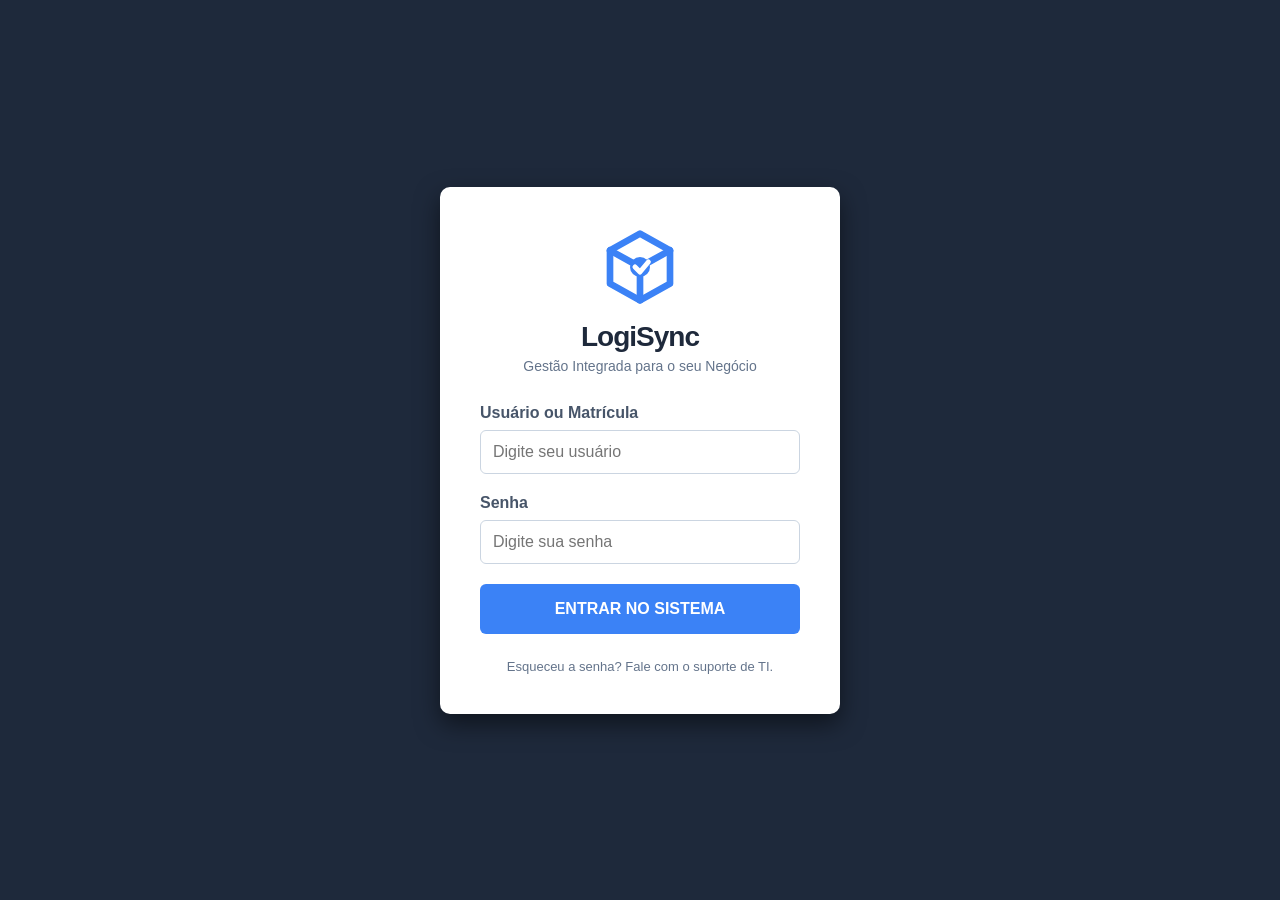
<file: index.html>
<!DOCTYPE html>
<html lang="pt-BR">
<head>
    <meta charset="UTF-8">
    <meta name="viewport" content="width=device-width, initial-scale=1.0">
    <title>Login | LogiSync</title>
    <link rel="stylesheet" href="./estilo/style.css">
</head>
<body class="tela-login">
    
    <div class="login-container">
        <div class="login-cabecalho">
            <svg width="80" height="80" viewBox="0 0 24 24" fill="none" xmlns="http://www.w3.org/2000/svg" style="margin-bottom: 10px;">
                <path d="M12 2L3 7V17L12 22L21 17V7L12 2Z" stroke="#3b82f6" stroke-width="2" stroke-linecap="round" stroke-linejoin="round"/>
                <path d="M12 22V12" stroke="#3b82f6" stroke-width="2" stroke-linecap="round" stroke-linejoin="round"/>
                <path d="M21 7L12 12L3 7" stroke="#3b82f6" stroke-width="2" stroke-linecap="round" stroke-linejoin="round"/>
                <circle cx="12" cy="12" r="3" fill="#3b82f6"/> 
                <path d="M10.5 12L12 13.5L14.5 10.5" stroke="white" stroke-width="1.5" stroke-linecap="round" stroke-linejoin="round"/>
            </svg>
            <h2 style="color: #1e293b; font-size: 28px; letter-spacing: -1px;">LogiSync</h2>
            <p>Gestão Integrada para o seu Negócio</p>
        </div>

        <form id="form-login">
            <div class="grupo-input">
                <label for="usuario">Usuário ou Matrícula</label>
                <input type="text" id="usuario" placeholder="Digite seu usuário" required>
            </div>

            <div class="grupo-input">
                <label for="senha">Senha</label>
                <input type="password" id="senha" placeholder="Digite sua senha" required>
            </div>

            <p id="mensagem-erro" style="color: #ef4444; font-size: 14px; margin-bottom: 15px; display: none; text-align: center; font-weight: bold;">
                Usuário ou senha incorretos!
            </p>

            <button type="submit" class="btn btn-importar" style="width: 100%; height: 50px;">ENTRAR NO SISTEMA</button>
        </form>

        <div class="login-rodape">
            <p>Esqueceu a senha? Fale com o suporte de TI.</p>
        </div>
    </div>

    <script>
        document.getElementById('form-login').addEventListener('submit', function(evento) {
            evento.preventDefault(); 
            const usuarioDigitado = document.getElementById('usuario').value;
            const senhaDigitada = document.getElementById('senha').value;
            const mensagemErro = document.getElementById('mensagem-erro');

            if (usuarioDigitado === 'admin' && senhaDigitada === '123') {
                mensagemErro.style.display = 'none';
                window.location.href = 'painel.html';
            } else {
                mensagemErro.style.display = 'block';
            }
        });
    </script>
</body>
</html>
</file>
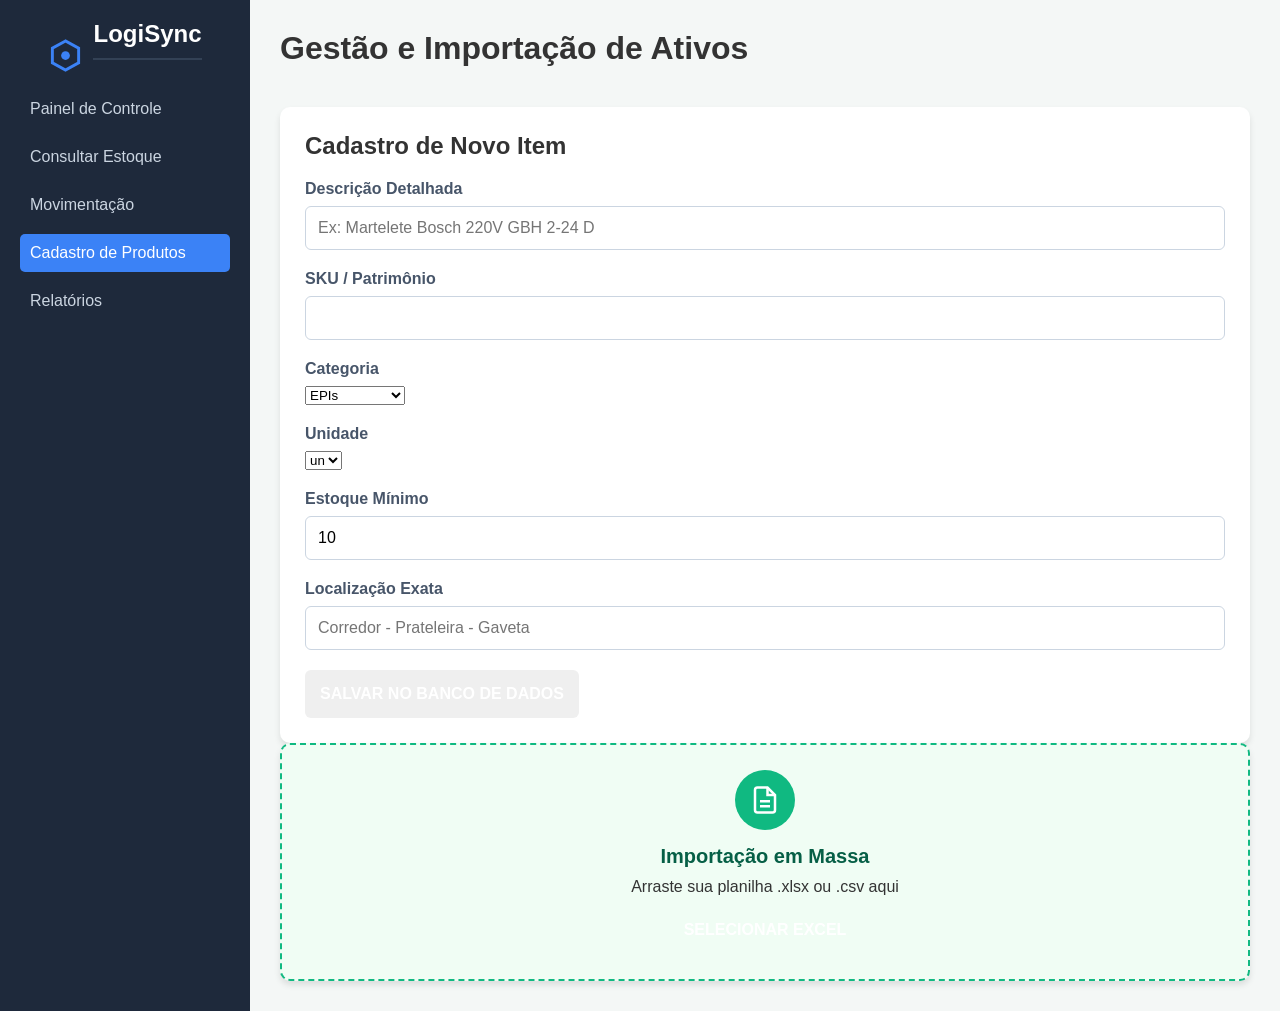
<file: cadastro.html>
<!DOCTYPE html>
<html lang="pt-BR">
<head>
    <meta charset="UTF-8">
    <meta name="viewport" content="width=device-width, initial-scale=1.0">
    <title>Cadastro | LogiSync</title>
    <link rel="stylesheet" href="./estilo/style.css">
</head>
<body>
    <div class="container">
        <aside class="sidebar">
            <div style="display: flex; align-items: center; gap: 10px; justify-content: center;">
                <svg width="35" height="35" viewBox="0 0 24 24" fill="none" xmlns="http://www.w3.org/2000/svg">
                    <path d="M12 2L3 7V17L12 22L21 17V7L12 2Z" stroke="#3b82f6" stroke-width="2"/>
                    <circle cx="12" cy="12" r="3" fill="#3b82f6"/> </svg>
                <h2>LogiSync</h2>
            </div>
            <nav>
                <ul>
                    <li><a href="painel.html">Painel de Controle</a></li>
                    <li><a href="consulta.html">Consultar Estoque</a></li>
                    <li><a href="retirada.html">Movimentação</a></li>
                    <li><a href="cadastro.html" class="ativo">Cadastro de Produtos</a></li>
                    <li><a href="relatorios.html">Relatórios</a></li>
                </ul>
            </nav>
        </aside>

        <main class="conteudo-principal">
            <header><h1>Gestão e Importação de Ativos</h1></header>

            <div class="grid-manual-excel">
                <section class="cartao">
                    <h2 style="margin-bottom: 20px;">Cadastro de Novo Item</h2>
                    <form class="form-grid-3col">
                        <div class="grupo-input span-full">
                            <label>Descrição Detalhada</label>
                            <input type="text" placeholder="Ex: Martelete Bosch 220V GBH 2-24 D" required>
                        </div>
                        <div class="grupo-input"><label>SKU / Patrimônio</label><input type="text" required></div>
                        <div class="grupo-input">
                            <label>Categoria</label>
                            <select><option>EPIs</option><option>Ferramentas</option><option>Consumíveis</option></select>
                        </div>
                        <div class="grupo-input">
                            <label>Unidade</label>
                            <select><option>un</option><option>pr</option><option>cx</option><option>m</option></select>
                        </div>
                        <div class="grupo-input"><label>Estoque Mínimo</label><input type="number" value="10"></div>
                        <div class="grupo-input span-full"><label>Localização Exata</label><input type="text" placeholder="Corredor - Prateleira - Gaveta"></div>
                        <button type="submit" class="btn btn-blue span-full">SALVAR NO BANCO DE DADOS</button>
                    </form>
                </section>

                <section class="cartao" style="border: 2px dashed #10b981; background: #f0fdf4; text-align: center;">
                    <div style="background: #10b981; color: white; width: 60px; height: 60px; border-radius: 50%; display: flex; align-items: center; justify-content: center; margin: 0 auto 15px;">
                        <svg width="30" height="30" viewBox="0 0 24 24" fill="none" stroke="currentColor" stroke-width="2"><path d="M14 2H6a2 2 0 0 0-2 2v16a2 2 0 0 0 2 2h12a2 2 0 0 0 2-2V8z"/><polyline points="14 2 14 8 20 8"/><line x1="16" y1="13" x2="8" y2="13"/><line x1="16" y1="17" x2="8" y2="17"/></svg>
                    </div>
                    <h2 style="color: #065f46; font-size: 20px;">Importação em Massa</h2>
                    <p style="margin: 10px 0;">Arraste sua planilha .xlsx ou .csv aqui</p>
                    <input type="file" id="excel" style="display: none;">
                    <label for="excel" class="btn btn-green" style="display: inline-block; cursor: pointer;">SELECIONAR EXCEL</label>
                </section>
            </div>
        </main>
    </div>
</body>
</html>
</file>
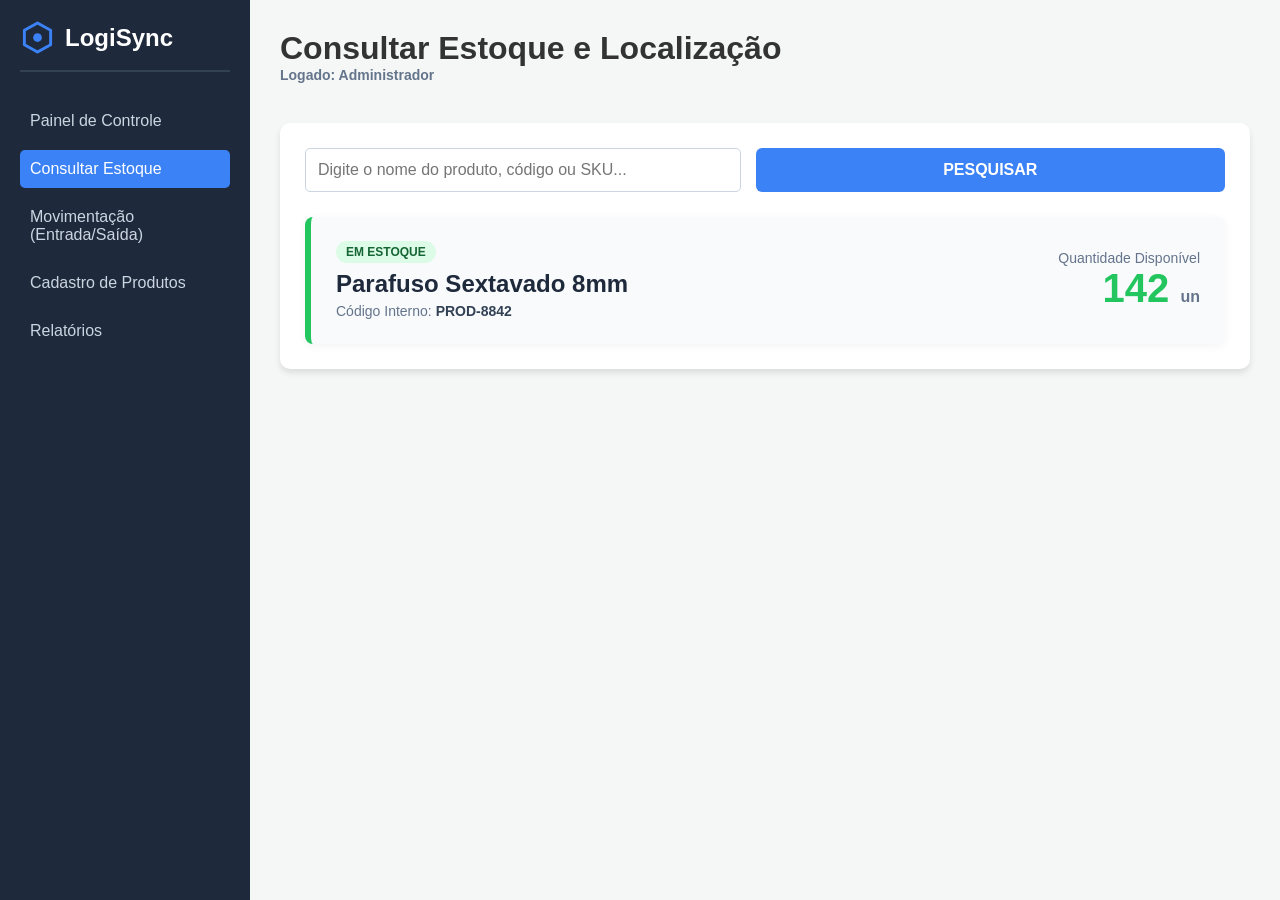
<file: consulta.html>
<!DOCTYPE html>
<html lang="pt-BR">
<head>
    <meta charset="UTF-8">
    <meta name="viewport" content="width=device-width, initial-scale=1.0">
    <title>Consultar Estoque | LogiSync</title>
    <link rel="stylesheet" href="./estilo/style.css">
</head>
<body>
    <div class="container">
        <aside class="sidebar">
            <div style="display: flex; align-items: center; gap: 10px; margin-bottom: 30px; border-bottom: 2px solid #334155; padding-bottom: 15px;">
                <svg width="35" height="35" viewBox="0 0 24 24" fill="none" xmlns="http://www.w3.org/2000/svg">
                    <path d="M12 2L3 7V17L12 22L21 17V7L12 2Z" stroke="#3b82f6" stroke-width="2" stroke-linecap="round" stroke-linejoin="round"/>
                    <circle cx="12" cy="12" r="3" fill="#3b82f6"/>
                </svg>
                <h2 style="margin-bottom: 0; border-bottom: none; padding-bottom: 0;">LogiSync</h2>
            </div>
            <nav>
                <ul>
                    <li><a href="painel.html">Painel de Controle</a></li>
                    <li><a href="consulta.html" class="ativo">Consultar Estoque</a></li>
                    <li><a href="retirada.html">Movimentação (Entrada/Saída)</a></li>
                    <li><a href="cadastro.html">Cadastro de Produtos</a></li>
                    <li><a href="relatorios.html">Relatórios</a></li>
                </ul>
            </nav>
        </aside>

        <main class="conteudo-principal">
            <header>
                <div>
                    <h1>Consultar Estoque e Localização</h1>
                    <p style="color: #64748b; font-weight: bold; font-size: 14px;">Logado: Administrador</p>
                </div>
            </header>

            <section class="cartao">
                <div style="display: flex; gap: 15px; margin-bottom: 25px;">
                    <input type="text" placeholder="Digite o nome do produto, código ou SKU..." style="flex: 1; padding: 12px; border: 1px solid #cbd5e1; border-radius: 5px; font-size: 16px;">
                    <button class="btn btn-importar" style="padding: 0 30px;">PESQUISAR</button>
                </div>

                <div style="border-left: 6px solid #22c55e; padding: 25px; background-color: #f8fafc; border-radius: 8px; box-shadow: 0 2px 10px rgba(0,0,0,0.05);">
                    <div style="display: flex; justify-content: space-between; align-items: center;">
                        <div>
                            <span style="background: #dcfce7; color: #166534; padding: 4px 10px; border-radius: 20px; font-size: 12px; font-weight: bold; text-transform: uppercase;">Em Estoque</span>
                            <h2 style="color: #1e293b; margin-top: 10px; font-size: 24px;">Parafuso Sextavado 8mm</h2>
                            <p style="color: #64748b; font-size: 14px; margin-top: 5px;">Código Interno: <span style="font-weight: bold; color: #334155;">PROD-8842</span></p>
                        </div>
                        <div style="text-align: right;">
                            <p style="color: #64748b; font-size: 14px;">Quantidade Disponível</p>
                            <h2 style="color: #22c55e; font-size: 40px; margin: 0;">142 <span style="font-size: 16px; color: #64748b;">un</span></h2>
                        </div>
                    </div>
                    
                    <div style="margin-top: 25px; padding-top: 20px; border-top: 2px dashed #e2e8f0; display: grid;
</file>
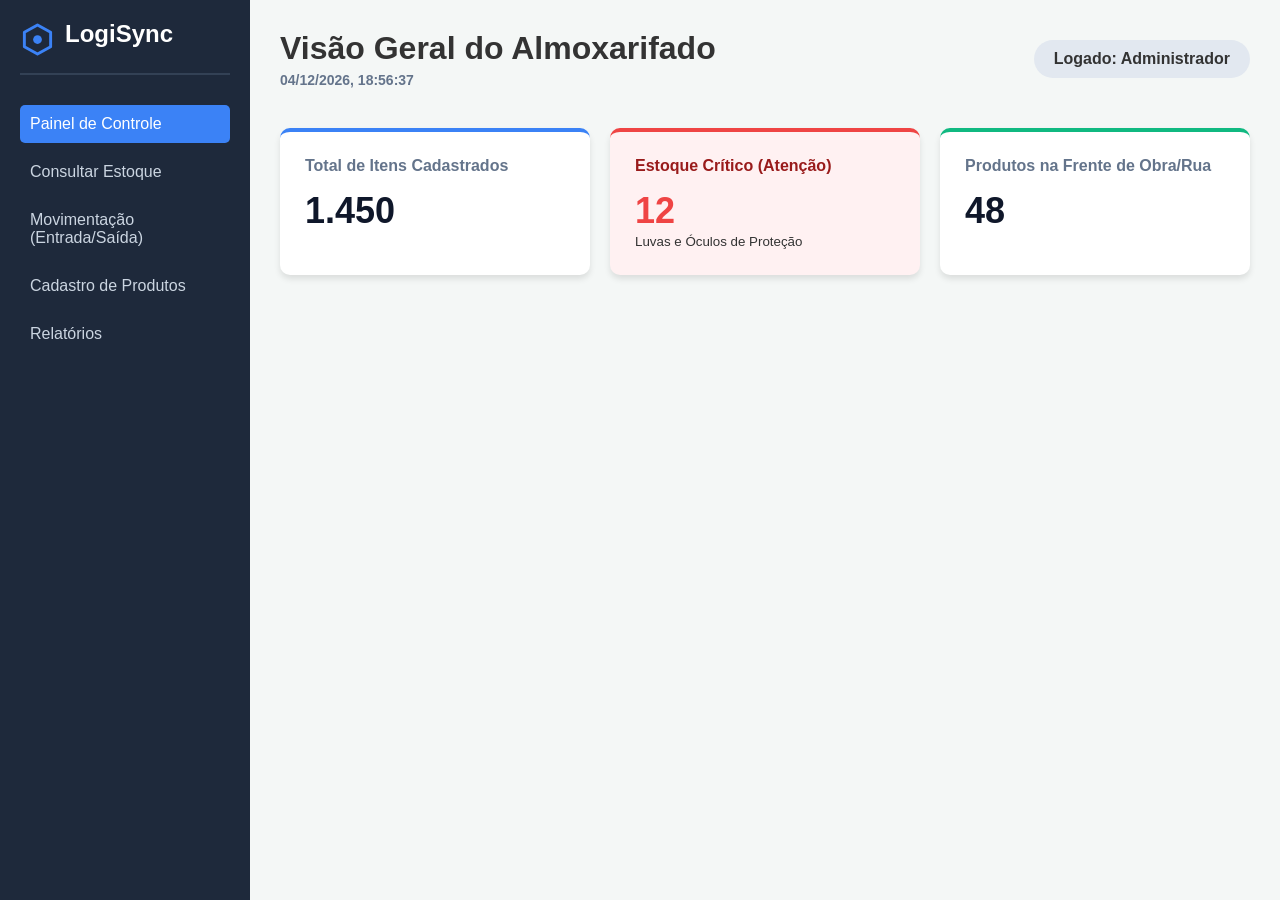
<file: painel.html>
<!DOCTYPE html>
<html lang="pt-BR">
<head>
    <meta charset="UTF-8">
    <meta name="viewport" content="width=device-width, initial-scale=1.0">
    <title>Painel | LogiSync</title>
    <link rel="stylesheet" href="./estilo/style.css">
</head>
<body>
    <div class="container">
        
        <aside class="sidebar">
            <div style="display: flex; align-items: center; gap: 10px; margin-bottom: 30px; border-bottom: 2px solid #334155; padding-bottom: 15px;">
                <svg width="35" height="35" viewBox="0 0 24 24" fill="none" xmlns="http://www.w3.org/2000/svg">
                    <path d="M12 2L3 7V17L12 22L21 17V7L12 2Z" stroke="#3b82f6" stroke-width="2" stroke-linecap="round" stroke-linejoin="round"/>
                    <circle cx="12" cy="12" r="3" fill="#3b82f6"/> 
                </svg>
                <h2 style="margin-bottom: 0; border-bottom: none;">LogiSync</h2>
            </div>
            <nav>
                <ul>
                    <li><a href="painel.html" class="ativo">Painel de Controle</a></li>
                    <li><a href="consulta.html">Consultar Estoque</a></li>
                    <li><a href="retirada.html">Movimentação (Entrada/Saída)</a></li>
                    <li><a href="cadastro.html">Cadastro de Produtos</a></li>
                    <li><a href="relatorios.html">Relatórios</a></li>
                </ul>
            </nav>
        </aside>

        <main class="conteudo-principal">
            <header>
                <div>
                    <h1>Visão Geral do Almoxarifado</h1>
                    <p id="relogio-atual" style="color: #64748b; font-weight: bold; margin-top: 5px; font-size: 14px;"></p>
                </div>
                <div class="perfil-usuario">Logado: Administrador</div>
            </header>

            <section class="cartoes">
                <div class="cartao" style="border-top: 4px solid #3b82f6;">
                    <h3>Total de Itens Cadastrados</h3>
                    <p class="numero">1.450</p>
                </div>
                <div class="cartao" style="border-top: 4px solid #ef4444; background: #fff1f2;">
                    <h3 style="color: #991b1b;">Estoque Crítico (Atenção)</h3>
                    <p class="numero" style="color: #ef4444;">12</p>
                    <small>Luvas e Óculos de Proteção</small>
                </div>
                <div class="cartao" style="border-top: 4px solid #10b981;">
                    <h3>Produtos na Frente de Obra/Rua</h3>
                    <p class="numero">48</p>
                </div>
            </section>
        </main>
    </div>

    <script>
        function atualizarRelogio() {
            const agora = new Date();
            document.getElementById('relogio-atual').textContent = agora.toLocaleString('pt-BR');
        }
        setInterval(atualizarRelogio, 1000);
        atualizarRelogio();
    </script>
</body>
</html>
</file>
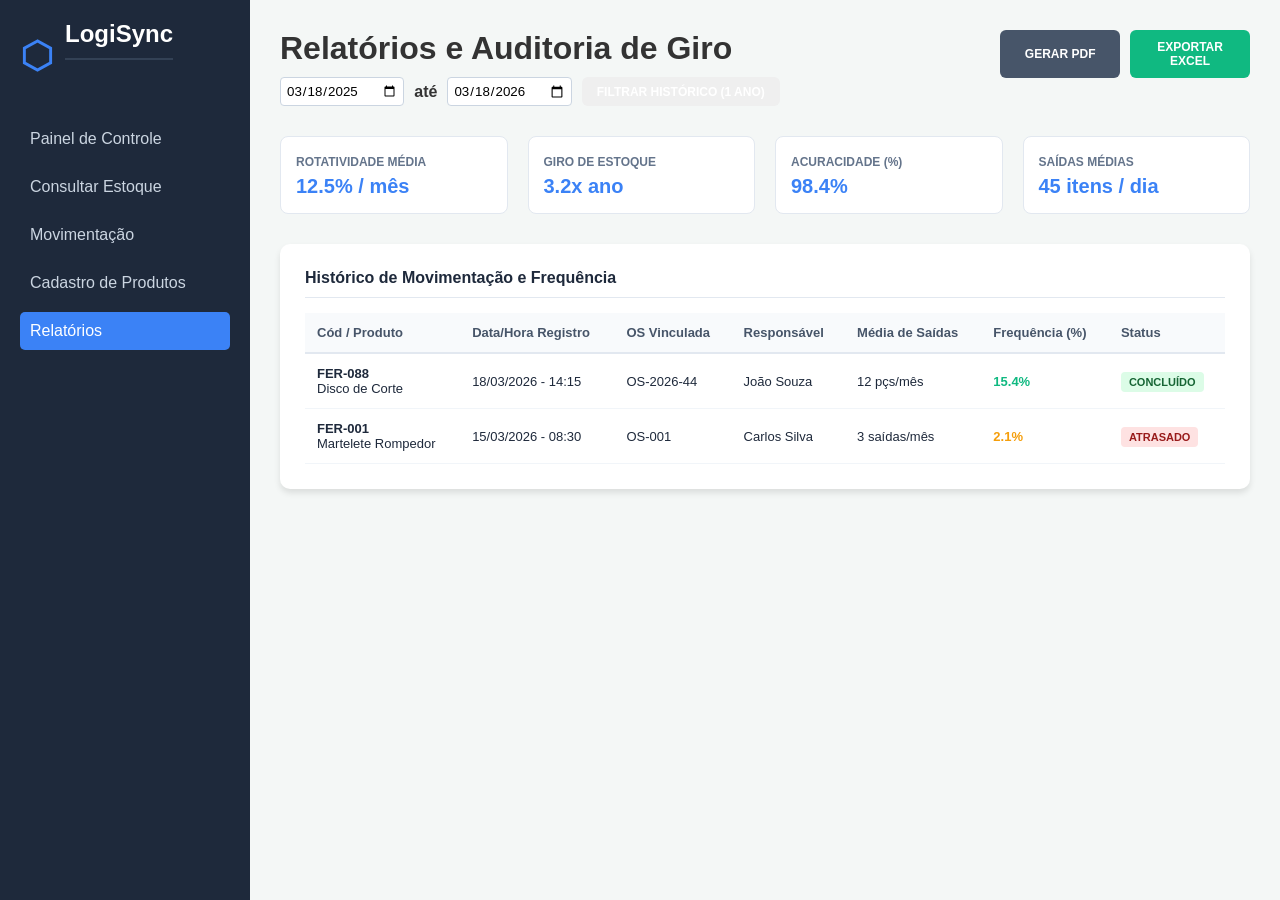
<file: relatorios.html>
<!DOCTYPE html>
<html lang="pt-BR">
<head>
    <meta charset="UTF-8">
    <meta name="viewport" content="width=device-width, initial-scale=1.0">
    <title>Auditoria | LogiSync</title>
    <link rel="stylesheet" href="./estilo/style.css">
    <style>
        .badge { padding: 4px 8px; border-radius: 4px; font-size: 11px; font-weight: bold; }
        .badge-red { background: #fee2e2; color: #991b1b; }
        .badge-green { background: #dcfce7; color: #166534; }
        .metric-card { background: white; padding: 15px; border-radius: 8px; border: 1px solid #e2e8f0; }
        .metric-val { font-size: 20px; font-weight: bold; color: #3b82f6; display: block; margin-top: 5px; }
        .metric-label { font-size: 12px; color: #64748b; font-weight: bold; text-transform: uppercase; }
        table { width: 100%; border-collapse: collapse; margin-top: 15px; font-size: 13px; }
        th { background: #f8fafc; color: #475569; padding: 12px; text-align: left; border-bottom: 2px solid #e2e8f0; }
        td { padding: 12px; border-bottom: 1px solid #f1f5f9; color: #1e293b; }
    </style>
</head>
<body>
    <div class="container">
        <aside class="sidebar">
            <div style="display: flex; align-items: center; gap: 10px; margin-bottom: 30px;"><svg width="35" height="35" viewBox="0 0 24 24" fill="none" stroke="#3b82f6" stroke-width="2"><path d="M12 2L3 7V17L12 22L21 17V7L12 2Z"/></svg><h2>LogiSync</h2></div>
            <nav><ul>
                <li><a href="painel.html">Painel de Controle</a></li>
                <li><a href="consulta.html">Consultar Estoque</a></li>
                <li><a href="retirada.html">Movimentação</a></li>
                <li><a href="cadastro.html">Cadastro de Produtos</a></li>
                <li><a href="relatorios.html" class="ativo">Relatórios</a></li>
            </ul></nav>
        </aside>

        <main class="conteudo-principal">
            <header style="display: flex; justify-content: space-between; align-items: flex-start; margin-bottom: 30px;">
                <div>
                    <h1>Relatórios e Auditoria de Giro</h1>
                    <div style="margin-top: 10px; display: flex; gap: 10px;">
                        <input type="date" value="2025-03-18" style="padding: 5px; border-radius: 4px; border: 1px solid #cbd5e1;">
                        <span style="align-self: center; font-weight: bold;">até</span>
                        <input type="date" value="2026-03-18" style="padding: 5px; border-radius: 4px; border: 1px solid #cbd5e1;">
                        <button class="btn" style="padding: 5px 15px; font-size: 12px;">FILTRAR HISTÓRICO (1 ANO)</button>
                    </div>
                </div>
                <div style="display: flex; gap: 10px;">
                    <button class="btn" style="background: #475569; padding: 10px 15px; font-size: 12px;">GERAR PDF</button>
                    <button class="btn" style="background: #10b981; padding: 10px 15px; font-size: 12px;">EXPORTAR EXCEL</button>
                </div>
            </header>

            <section style="display: grid; grid-template-columns: repeat(4, 1fr); gap: 20px; margin-bottom: 30px;">
                <div class="metric-card">
                    <span class="metric-label">Rotatividade Média</span>
                    <span class="metric-val">12.5% / mês</span>
                </div>
                <div class="metric-card">
                    <span class="metric-label">Giro de Estoque</span>
                    <span class="metric-val">3.2x ano</span>
                </div>
                <div class="metric-card">
                    <span class="metric-label">Acuracidade (%)</span>
                    <span class="metric-val">98.4%</span>
                </div>
                <div class="metric-card">
                    <span class="metric-label">Saídas Médias</span>
                    <span class="metric-val">45 itens / dia</span>
                </div>
            </section>

            <section class="cartao">
                <h2 style="font-size: 16px; color: #1e293b; border-bottom: 1px solid #e2e8f0; padding-bottom: 10px;">Histórico de Movimentação e Frequência</h2>
                <table>
                    <thead>
                        <tr>
                            <th>Cód / Produto</th>
                            <th>Data/Hora Registro</th>
                            <th>OS Vinculada</th>
                            <th>Responsável</th>
                            <th>Média de Saídas</th>
                            <th>Frequência (%)</th>
                            <th>Status</th>
                        </tr>
                    </thead>
                    <tbody>
                        <tr>
                            <td><strong>FER-088</strong><br>Disco de Corte</td>
                            <td>18/03/2026 - 14:15</td>
                            <td>OS-2026-44</td>
                            <td>João Souza</td>
                            <td>12 pçs/mês</td>
                            <td style="color: #10b981; font-weight: bold;">15.4%</td>
                            <td><span class="badge badge-green">CONCLUÍDO</span></td>
                        </tr>
                        <tr>
                            <td><strong>FER-001</strong><br>Martelete Rompedor</td>
                            <td>15/03/2026 - 08:30</td>
                            <td>OS-001</td>
                            <td>Carlos Silva</td>
                            <td>3 saídas/mês</td>
                            <td style="color: #f59e0b; font-weight: bold;">2.1%</td>
                            <td><span class="badge badge-red">ATRASADO</span></td>
                        </tr>
                    </tbody>
                </table>
            </section>
        </main>
    </div>
</body>
</html>
</file>
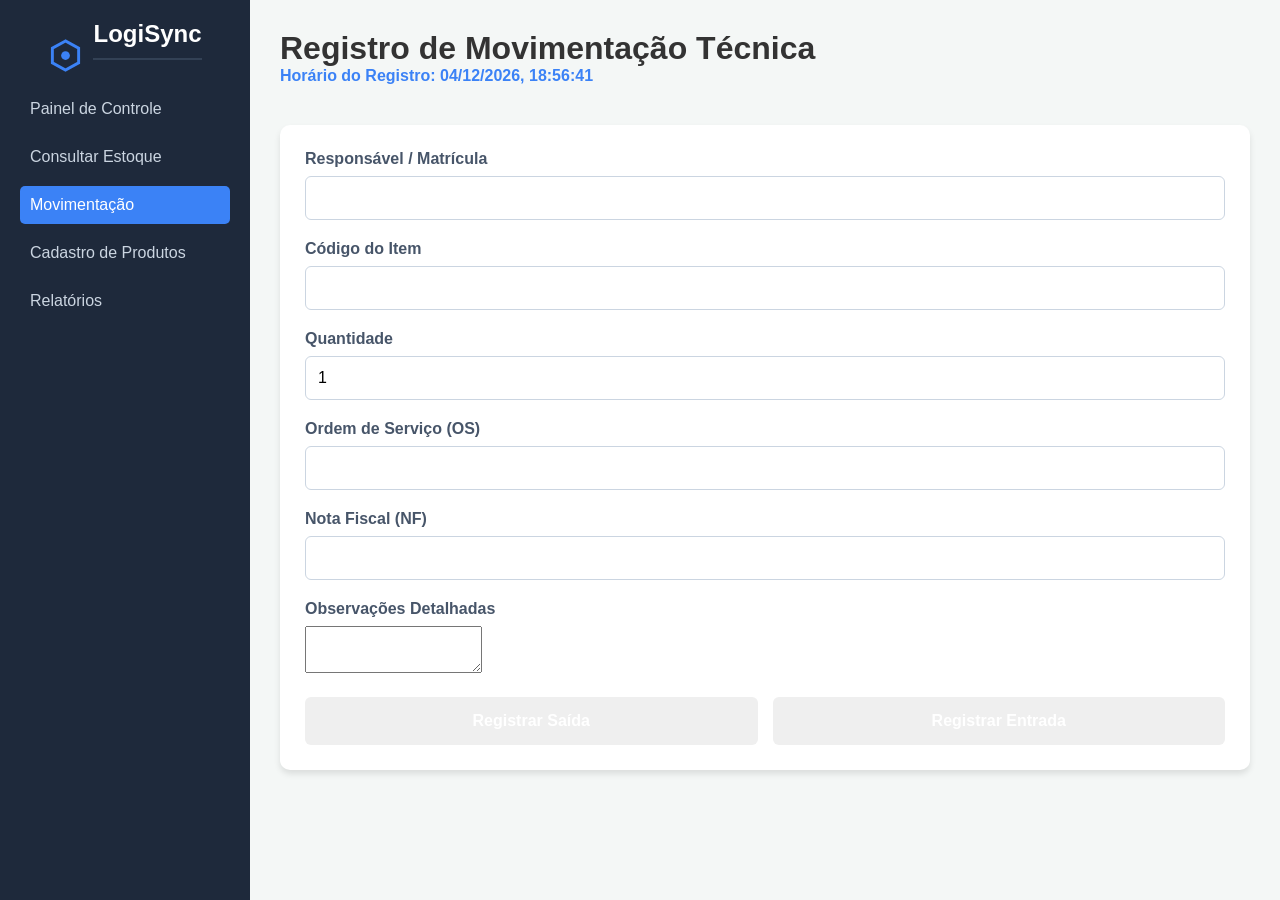
<file: retirada.html>
<!DOCTYPE html>
<html lang="pt-BR">
<head>
    <meta charset="UTF-8">
    <meta name="viewport" content="width=device-width, initial-scale=1.0">
    <title>Movimentação | LogiSync</title>
    <link rel="stylesheet" href="./estilo/style.css">
</head>
<body>
    <div class="container">
        <aside class="sidebar">
            <div style="display: flex; align-items: center; gap: 10px; justify-content: center;">
                <svg width="35" height="35" viewBox="0 0 24 24" fill="none" xmlns="http://www.w3.org/2000/svg">
                    <path d="M12 2L3 7V17L12 22L21 17V7L12 2Z" stroke="#3b82f6" stroke-width="2"/><circle cx="12" cy="12" r="3" fill="#3b82f6"/></svg>
                <h2>LogiSync</h2>
            </div>
            <nav><ul>
                <li><a href="painel.html">Painel de Controle</a></li>
                <li><a href="consulta.html">Consultar Estoque</a></li>
                <li><a href="retirada.html" class="ativo">Movimentação</a></li>
                <li><a href="cadastro.html">Cadastro de Produtos</a></li>
                <li><a href="relatorios.html">Relatórios</a></li>
            </ul></nav>
        </aside>

        <main class="conteudo-principal">
            <header>
                <div><h1>Registro de Movimentação Técnica</h1><p id="clock" style="color: #3b82f6; font-weight: bold;"></p></div>
            </header>

            <section class="cartao">
                <form class="form-grid-3col">
                    <div class="grupo-input span-full"><label>Responsável / Matrícula</label><input type="text" required></div>
                    <div class="grupo-input"><label>Código do Item</label><input type="text" required></div>
                    <div class="grupo-input"><label>Quantidade</label><input type="number" value="1"></div>
                    <div class="grupo-input"><label>Ordem de Serviço (OS)</label><input type="text"></div>
                    <div class="grupo-input"><label>Nota Fiscal (NF)</label><input type="text"></div>
                    <div class="grupo-input span-full"><label>Observações Detalhadas</label><textarea rows="3"></textarea></div>
                    <div class="span-full" style="display: flex; gap: 15px;">
                        <button type="button" class="btn btn-red" style="flex: 1;">Registrar Saída</button>
                        <button type="button" class="btn btn-green" style="flex: 1;">Registrar Entrada</button>
                    </div>
                </form>
            </section>
        </main>
    </div>
    <script>
        function update() { document.getElementById('clock').innerText = "Horário do Registro: " + new Date().toLocaleString('pt-BR'); }
        setInterval(update, 1000); update();
    </script>
</body>
</html>
</file>
<file: estilo/style.css>
/* =========================================
   1. CONFIGURAÇÕES GERAIS (RESET)
   ========================================= */
* {
    margin: 0;
    padding: 0;
    box-sizing: border-box;
    font-family: Arial, sans-serif;
}

body {
    background-color: #f4f7f6;
    color: #333;
}

.container {
    display: flex;
    min-height: 100vh;
}

/* =========================================
   2. MENU LATERAL (SIDEBAR)
   ========================================= */
.sidebar {
    width: 250px;
    background-color: #1e293b;
    color: #fff;
    padding: 20px;
}

.sidebar h2 {
    margin-bottom: 30px;
    font-size: 24px;
    border-bottom: 2px solid #334155;
    padding-bottom: 10px;
}

.sidebar ul {
    list-style: none;
}

.sidebar ul li a {
    color: #cbd5e1;
    text-decoration: none;
    font-size: 16px;
    display: block;
    padding: 10px;
    margin-bottom: 10px;
    border-radius: 5px;
    transition: 0.3s;
}

.sidebar ul li a:hover, .sidebar ul li a.ativo {
    background-color: #3b82f6;
    color: #fff;
}

/* =========================================
   3. CONTEÚDO PRINCIPAL E CABEÇALHO
   ========================================= */
.conteudo-principal {
    flex: 1;
    padding: 30px;
}

header {
    display: flex;
    justify-content: space-between;
    align-items: center;
    margin-bottom: 40px;
}

.perfil-usuario {
    background-color: #e2e8f0;
    padding: 10px 20px;
    border-radius: 20px;
    font-weight: bold;
}

/* =========================================
   4. CARTÕES DO PAINEL E FORMULÁRIOS
   ========================================= */
.cartoes {
    display: flex;
    gap: 20px;
}

.cartao {
    background-color: #fff;
    padding: 25px;
    border-radius: 10px;
    box-shadow: 0 4px 6px rgba(0,0,0,0.1);
    flex: 1;
}

.cartao h3 {
    font-size: 16px;
    color: #64748b;
    margin-bottom: 15px;
}

.cartao .numero {
    font-size: 36px;
    font-weight: bold;
    color: #0f172a;
}

.cartao.alerta {
    border-left: 5px solid #ef4444;
}

.cartao.alerta .numero, .cartao.alerta small {
    color: #ef4444;
}

.form-container {
    width: 100%;
}

.grupo-input {
    margin-bottom: 20px;
}

.grupo-input label {
    display: block;
    margin-bottom: 8px;
    font-weight: bold;
    color: #475569;
}

.grupo-input input {
    width: 100%;
    padding: 12px;
    border: 1px solid #cbd5e1;
    border-radius: 6px;
    font-size: 16px;
}

.grupo-input input:focus {
    outline: none;
    border-color: #3b82f6;
    box-shadow: 0 0 0 3px rgba(59, 130, 246, 0.2);
}

.botoes-acao {
    display: flex;
    gap: 15px;
    margin-top: 30px;
}

.btn {
    flex: 1;
    padding: 15px;
    border: none;
    border-radius: 6px;
    font-size: 16px;
    font-weight: bold;
    color: white;
    cursor: pointer;
    transition: 0.2s;
    text-align: center;
}

.btn-saida { background-color: #f97316; }
.btn-saida:hover { background-color: #ea580c; }
.btn-devolucao { background-color: #22c55e; }
.btn-devolucao:hover { background-color: #16a34a; }
.btn-importar { background-color: #3b82f6; }
.btn-importar:hover { background-color: #2563eb; }

.grid-duas-colunas { display: flex; gap: 20px; }

.area-upload {
    border: 2px dashed #cbd5e1;
    padding: 40px 20px;
    text-align: center;
    border-radius: 10px;
    background-color: #f8fafc;
    margin-top: 20px;
    transition: 0.3s;
}

.area-upload:hover {
    border-color: #3b82f6;
    background-color: #eff6ff;
}

.area-upload p {
    color: #64748b;
    margin-bottom: 15px;
    font-weight: bold;
}

.barra-pesquisa { display: flex; gap: 10px; }
.input-pesquisa {
    flex: 1;
    padding: 18px;
    font-size: 18px;
    border: 2px solid #cbd5e1;
    border-radius: 8px;
}
.input-pesquisa:focus {
    outline: none;
    border-color: #3b82f6;
    box-shadow: 0 0 0 3px rgba(59, 130, 246, 0.2);
}
.btn-pesquisar { padding: 0 30px; font-size: 18px; }

/* =========================================
   8. NOVOS ESTILOS: TELA DE LOGIN
   ========================================= */
.tela-login {
    display: flex;
    justify-content: center; /* Centraliza na horizontal */
    align-items: center; /* Centraliza na vertical */
    min-height: 100vh;
    background-color: #1e293b; /* Fundo escuro profissional */
}

.login-container {
    background-color: #fff;
    padding: 40px;
    border-radius: 10px;
    box-shadow: 0 10px 25px rgba(0,0,0,0.5);
    width: 100%;
    max-width: 400px; /* Largura máxima da caixinha */
}

.login-cabecalho {
    text-align: center;
    margin-bottom: 30px;
}

.login-cabecalho h2 {
    color: #0f172a;
    font-size: 32px;
    margin-bottom: 5px;
}

.login-cabecalho p {
    color: #64748b;
    font-size: 14px;
}

.login-rodape {
    text-align: center;
    margin-top: 25px;
    font-size: 13px;
    color: #64748b;
}
</file>
